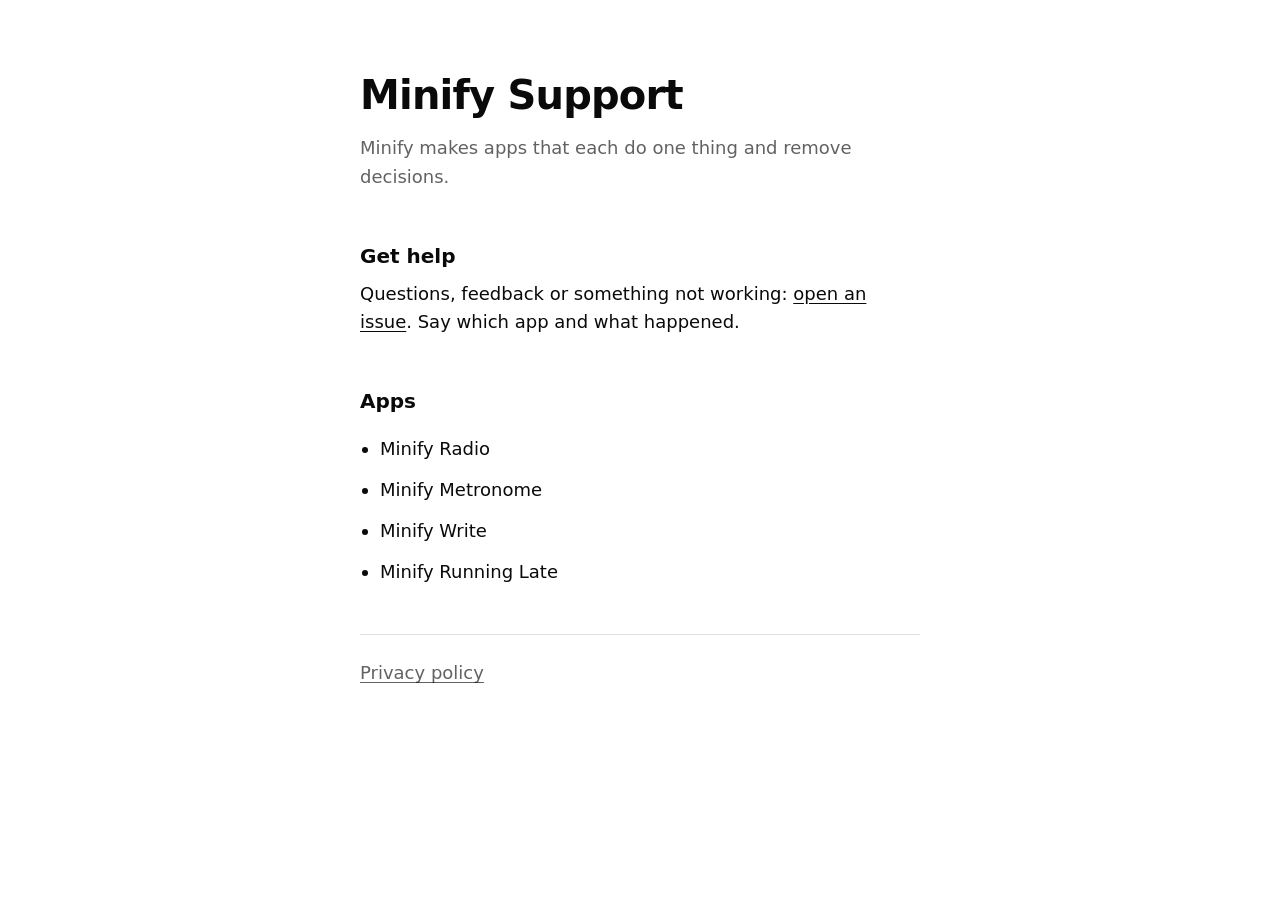
<file: index.html>
<!DOCTYPE html>
<html lang="en">
<head>
  <meta charset="utf-8">
  <meta name="viewport" content="width=device-width, initial-scale=1">
  <title>Minify Support</title>
  <link rel="stylesheet" href="style.css">
</head>
<body>
  <main>
    <h1>Minify Support</h1>
    <p class="quiet">Minify makes apps that each do one thing and remove decisions.</p>

    <h2>Get help</h2>
    <p>Questions, feedback or something not working: <a href="https://github.com/harrysaysyes/minify-support/issues/new">open an issue</a>. Say which app and what happened.</p>

    <h2>Apps</h2>
    <ul>
      <li>Minify Radio</li>
      <li>Minify Metronome</li>
      <li>Minify Write</li>
      <li>Minify Running Late</li>
    </ul>

    <hr>
    <p class="quiet"><a href="privacy.html">Privacy policy</a></p>
  </main>
</body>
</html>
</file>
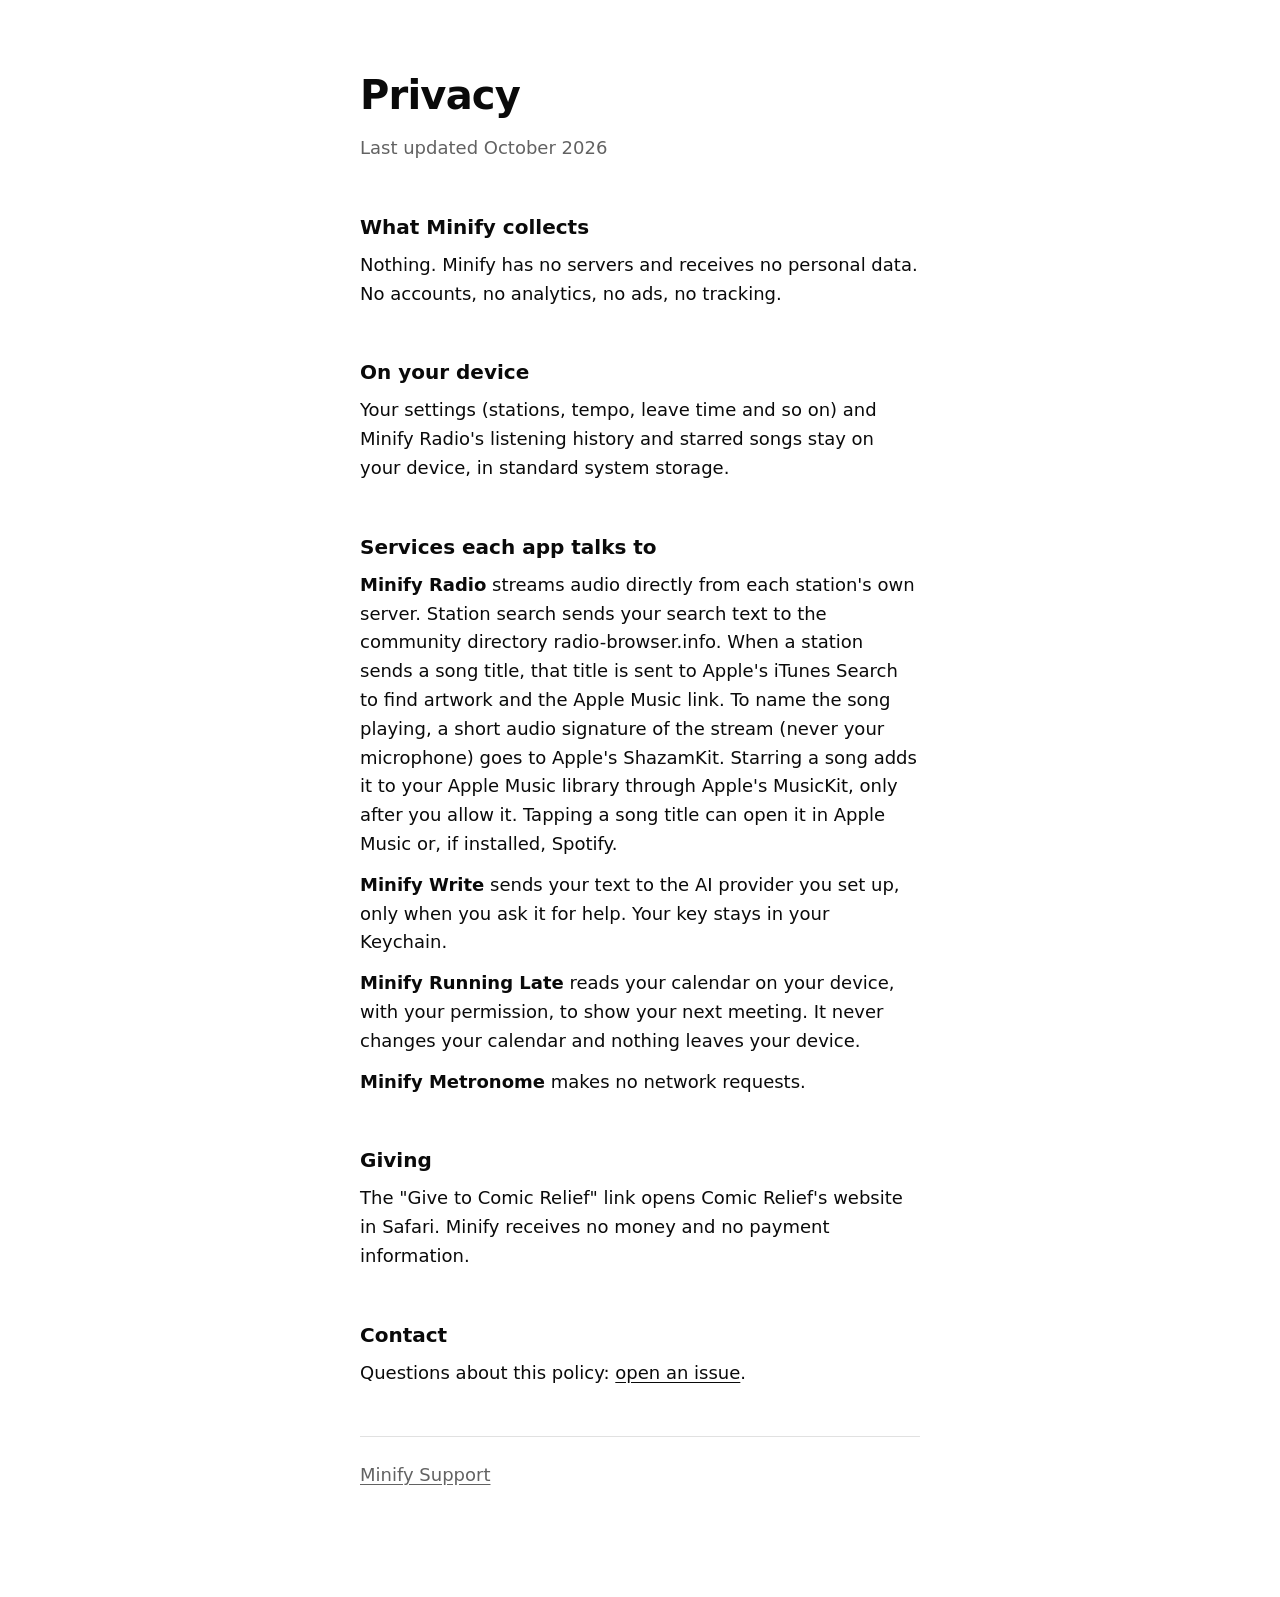
<file: privacy.html>
<!DOCTYPE html>
<html lang="en">
<head>
  <meta charset="utf-8">
  <meta name="viewport" content="width=device-width, initial-scale=1">
  <title>Minify Privacy Policy</title>
  <link rel="stylesheet" href="style.css">
</head>
<body>
  <main>
    <h1>Privacy</h1>
    <p class="quiet">Last updated October 2026</p>

    <h2>What Minify collects</h2>
    <p>Nothing. Minify has no servers and receives no personal data. No accounts, no analytics, no ads, no tracking.</p>

    <h2>On your device</h2>
    <p>Your settings (stations, tempo, leave time and so on) and Minify Radio's listening history and starred songs stay on your device, in standard system storage.</p>

    <h2>Services each app talks to</h2>
    <p><strong>Minify Radio</strong> streams audio directly from each station's own server. Station search sends your search text to the community directory radio-browser.info. When a station sends a song title, that title is sent to Apple's iTunes Search to find artwork and the Apple Music link. To name the song playing, a short audio signature of the stream (never your microphone) goes to Apple's ShazamKit. Starring a song adds it to your Apple Music library through Apple's MusicKit, only after you allow it. Tapping a song title can open it in Apple Music or, if installed, Spotify.</p>
    <p><strong>Minify Write</strong> sends your text to the AI provider you set up, only when you ask it for help. Your key stays in your Keychain.</p>
    <p><strong>Minify Running Late</strong> reads your calendar on your device, with your permission, to show your next meeting. It never changes your calendar and nothing leaves your device.</p>
    <p><strong>Minify Metronome</strong> makes no network requests.</p>

    <h2>Giving</h2>
    <p>The "Give to Comic Relief" link opens Comic Relief's website in Safari. Minify receives no money and no payment information.</p>

    <h2>Contact</h2>
    <p>Questions about this policy: <a href="https://github.com/harrysaysyes/minify-support/issues/new">open an issue</a>.</p>

    <hr>
    <p class="quiet"><a href="./">Minify Support</a></p>
  </main>
</body>
</html>
</file>
<file: style.css>
:root {
  color-scheme: light dark;
  --ink: #0a0a0a;
  --ink-2: rgba(10, 10, 10, 0.64);
  --bg: #ffffff;
  --rule: rgba(10, 10, 10, 0.12);
}

@media (prefers-color-scheme: dark) {
  :root {
    --ink: #f5f5f7;
    --ink-2: rgba(245, 245, 247, 0.64);
    --bg: #0a0a0a;
    --rule: rgba(245, 245, 247, 0.14);
  }
}

* { box-sizing: border-box; }

body {
  margin: 0;
  background: var(--bg);
  color: var(--ink);
  font: 18px/1.6 -apple-system, BlinkMacSystemFont, system-ui, sans-serif;
}

main {
  max-width: 600px;
  margin: 0 auto;
  padding: 72px 20px 96px;
}

h1 { font-size: 40px; line-height: 1.15; letter-spacing: -0.02em; margin: 0 0 16px; }
h2 { font-size: 20px; margin: 48px 0 8px; }
p, li { margin: 0 0 12px; }
ul { padding-left: 20px; }
.quiet { color: var(--ink-2); }
a { color: inherit; text-underline-offset: 3px; }
hr { border: 0; border-top: 1px solid var(--rule); margin: 48px 0 24px; }
</file>
